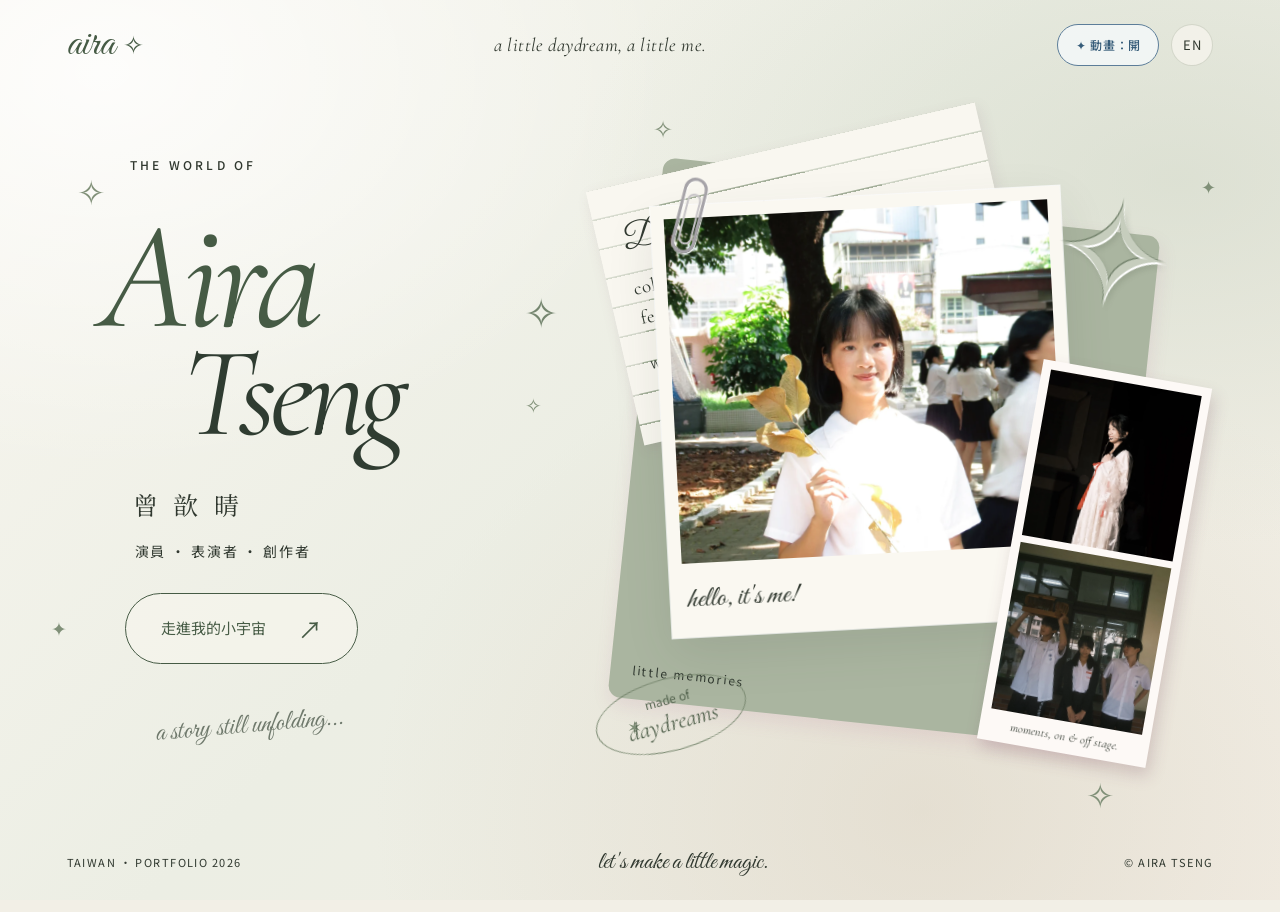
<file: index.html>
<!doctype html>
<html lang="zh-Hant">
<head>
  <meta charset="utf-8"><meta name="viewport" content="width=device-width, initial-scale=1">
  <meta name="description" content="曾歆晴 Aira Tseng — 演員、表演者、創作者。走進我的故事、影像與表演世界。">
  <meta name="theme-color" content="#edf3f8">
  <title>Aira Tseng 曾歆晴 · A little daydream</title>
  <link rel="icon" href="data:image/svg+xml,%3Csvg xmlns='http://www.w3.org/2000/svg' viewBox='0 0 32 32'%3E%3Crect width='32' height='32' rx='16' fill='%23edf3f8'/%3E%3Ctext x='16' y='24' font-size='27' text-anchor='middle' fill='%233b5872'%3E✧%3C/text%3E%3C/svg%3E">
  <link rel="preconnect" href="https://fonts.googleapis.com"><link rel="preconnect" href="https://fonts.gstatic.com" crossorigin>
  <link href="https://fonts.googleapis.com/css2?family=Cormorant+Garamond:ital,wght@0,400;0,500;1,400;1,500&family=Great+Vibes&family=Noto+Sans+TC:wght@400;500&family=Noto+Serif+TC:wght@400;500&display=swap" rel="stylesheet">
  <link rel="stylesheet" href="style.css?v=7"><script src="site.js?v=5" defer></script>
</head>
<body class="cover-page">
  <a class="skip" href="#main" data-zh="跳至內容" data-en="Skip to content">跳至內容</a>
  <div class="sky" aria-hidden="true"><span>✧</span><span>✦</span><span>✧</span><span>✶</span><span>✧</span><span>✦</span><span>✧</span><span>✧</span></div>
  <header class="site-header">
    <a class="wordmark" href="index.html" aria-label="Aira Tseng 首頁">aira<span>✧</span></a>
    <span class="header-note">a little daydream, a little me.</span>
    <div class="header-actions"><button class="motion-toggle" type="button" aria-pressed="false" aria-label="暫停動畫">✦ 動畫：開</button><button class="language-toggle" type="button" aria-label="Switch to English">EN</button></div>
  </header>
  <main id="main" class="cover">
    <div class="cover-type">
      <p class="eyebrow">THE WORLD OF</p>
      <h1><span class="first-name">Aira</span><span class="last-name">Tseng<span class="name-star" aria-hidden="true">✧</span></span></h1>
      <p class="chinese-name">曾 歆 晴</p>
      <p class="cover-role" data-zh="演員 · 表演者 · 創作者" data-en="Actress · Performer · Creator">演員 · 表演者 · 創作者</p>
      <a class="enter-link" href="portfolio.html"><span data-zh="走進我的小宇宙" data-en="Step into my world">走進我的小宇宙</span><span aria-hidden="true">↗</span></a>
      <p class="handwritten cover-whisper">a story still unfolding...</p>
    </div>
    <div class="cover-collage">
      <div class="scrap behind-note" aria-hidden="true"><span class="handwritten">Dear dreamer,</span><p>collecting stories,<br>feelings & little moments.</p><span>WITH LOVE, AIRA ♡</span></div>
      <div class="folder-back" aria-hidden="true"><span>little memories</span></div>
      <figure class="polaroid cover-portrait floaty"><span class="paperclip" aria-hidden="true"></span><div class="portrait-window"><img src="images/hero-web.webp" alt="曾歆晴在樹下，手持葉子的個人照片" width="900" height="1200" fetchpriority="high"></div><figcaption><span class="handwritten">hello, it's me!</span><span>♡</span></figcaption></figure>
      <figure class="filmstrip floaty" aria-label="舞台與電影中的 Aira"><img src="images/work1-web.webp" alt="Aira 在舞台劇《迴映》中的演出" width="600" height="400"><img src="images/work2-web.webp" alt="《風吹過的記憶》劇照" width="600" height="450"><figcaption>moments, on & off stage.</figcaption></figure>
      <span class="chrome-star floaty" aria-hidden="true">✧</span><span class="love-stamp" aria-hidden="true">made of<br><i>daydreams</i></span>
    </div>
  </main>
  <footer class="cover-footer"><span>TAIWAN · PORTFOLIO 2026</span><span class="handwritten">let's make a little magic.</span><span>© AIRA TSENG</span></footer>
</body>
</html>
</file>
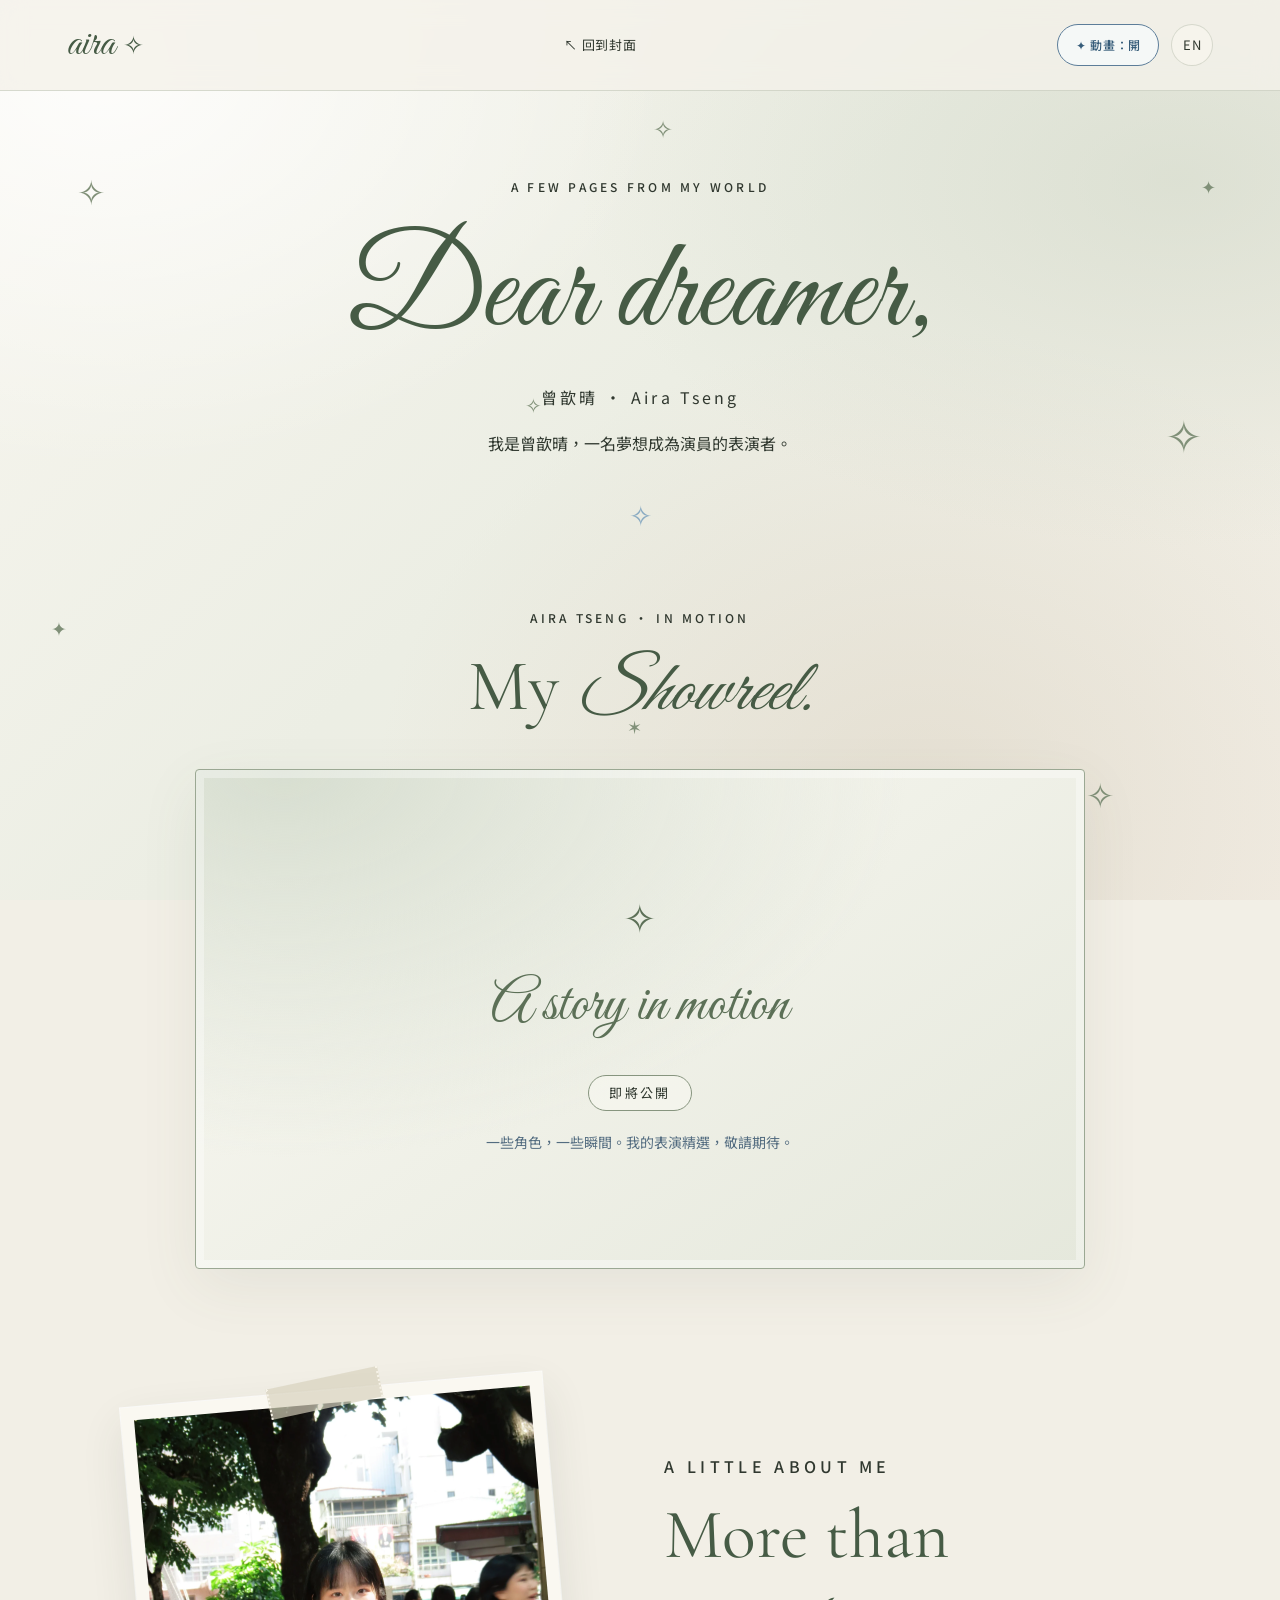
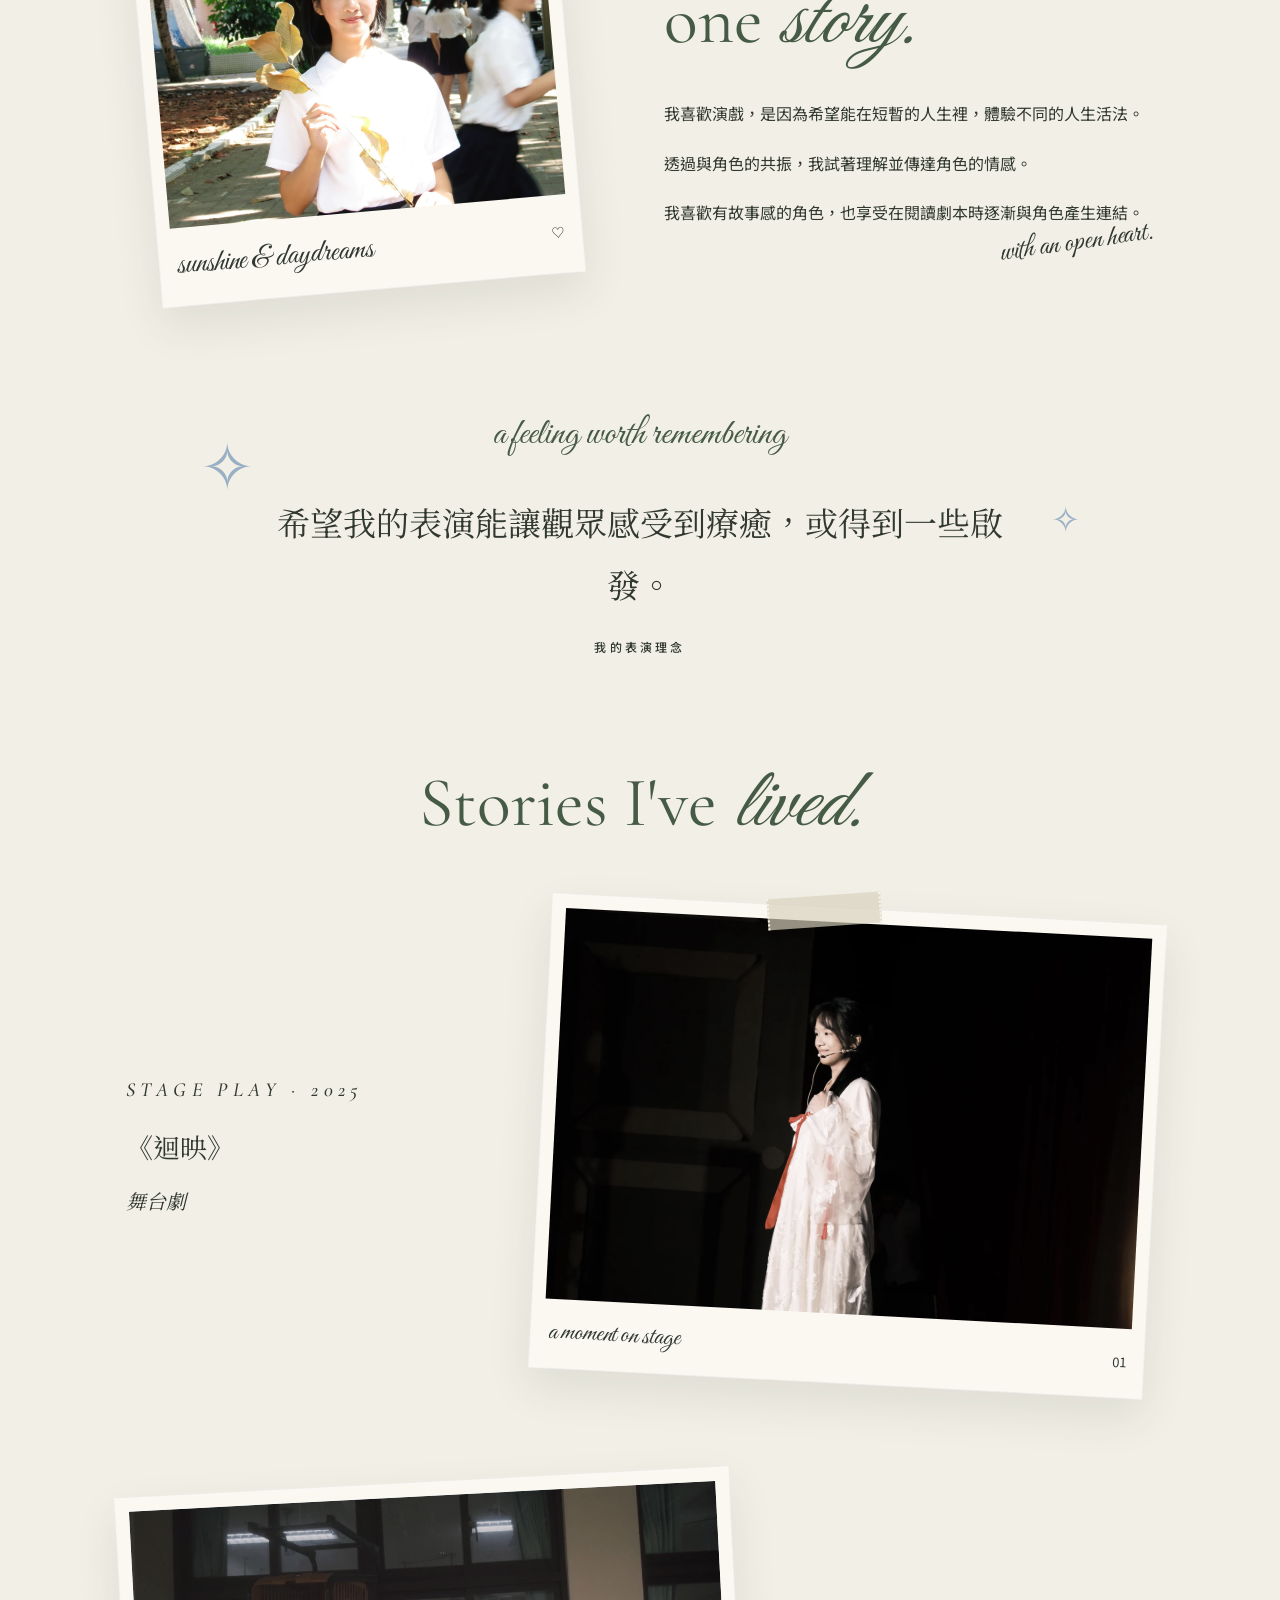
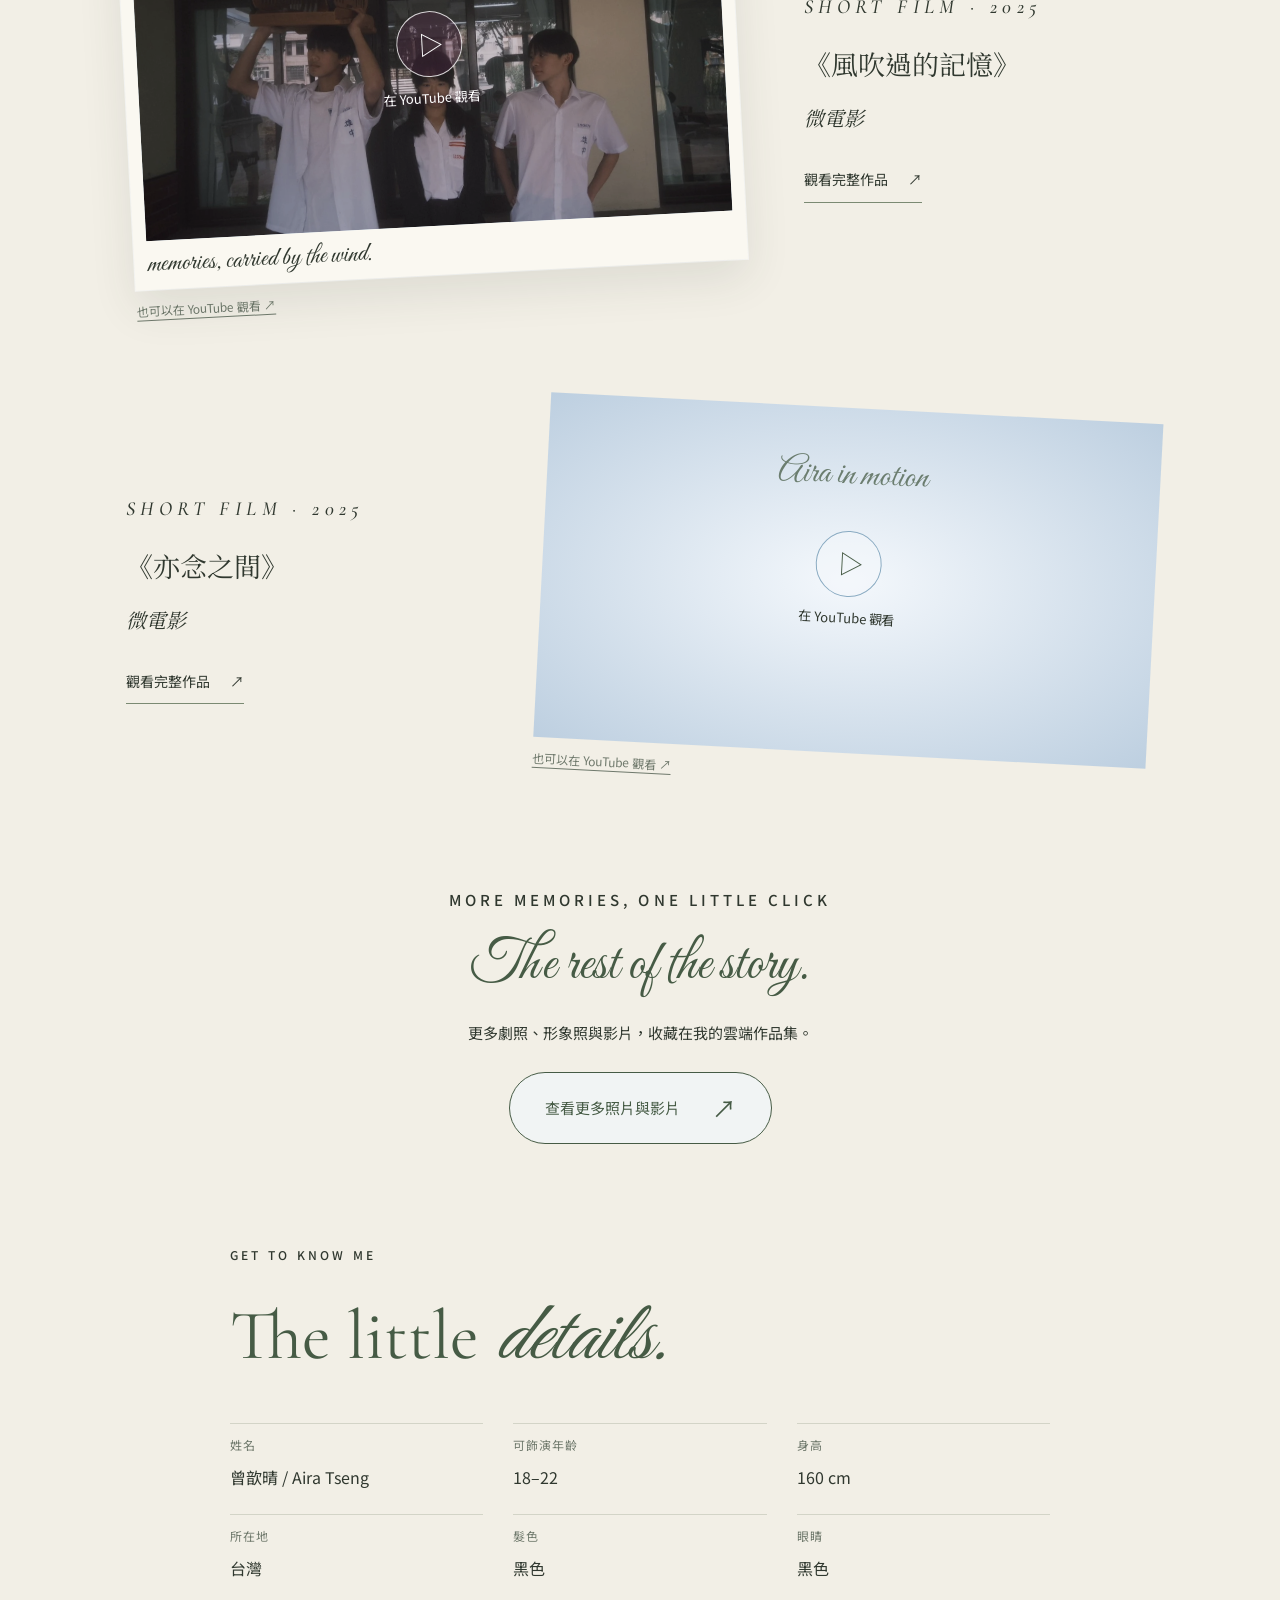
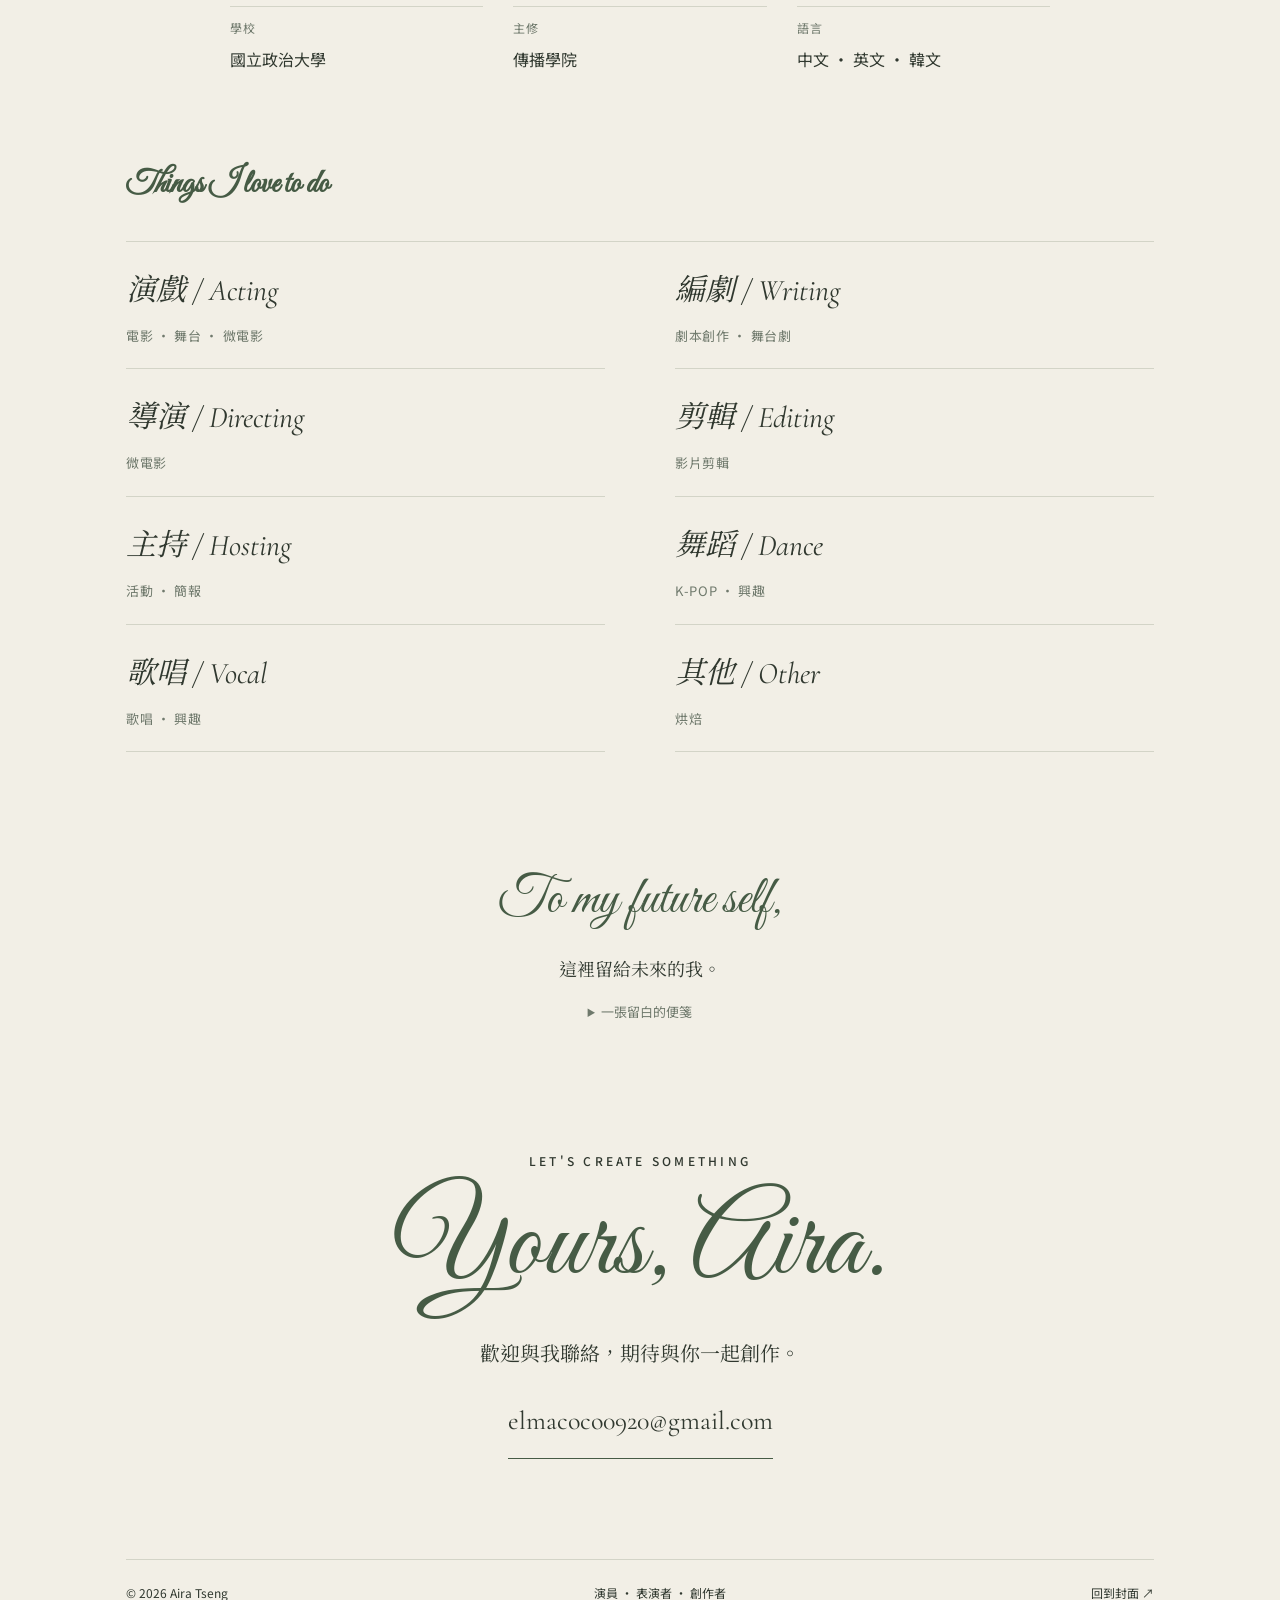
<file: portfolio.html>
<!doctype html>
<html lang="zh-Hant">
<head>
  <meta charset="utf-8"><meta name="viewport" content="width=device-width, initial-scale=1">
  <meta name="description" content="曾歆晴 Aira Tseng 的表演作品、劇照、形象照與故事。">
  <meta name="theme-color" content="#edf3f8"><title>Inside Aira's world · 曾歆晴作品集</title>
  <link rel="icon" href="data:image/svg+xml,%3Csvg xmlns='http://www.w3.org/2000/svg' viewBox='0 0 32 32'%3E%3Crect width='32' height='32' rx='16' fill='%23edf3f8'/%3E%3Ctext x='16' y='24' font-size='27' text-anchor='middle' fill='%233b5872'%3E✧%3C/text%3E%3C/svg%3E">
  <link rel="preconnect" href="https://fonts.googleapis.com"><link rel="preconnect" href="https://fonts.gstatic.com" crossorigin>
  <link href="https://fonts.googleapis.com/css2?family=Cormorant+Garamond:ital,wght@0,400;0,500;1,400;1,500&family=Great+Vibes&family=Noto+Sans+TC:wght@400;500&family=Noto+Serif+TC:wght@400;500&display=swap" rel="stylesheet">
  <link rel="stylesheet" href="style.css?v=7"><script src="site.js?v=5" defer></script>
</head>
<body class="story-page">
  <a class="skip" href="#main" data-zh="跳至內容" data-en="Skip to content">跳至內容</a>
  <div class="sky" aria-hidden="true"><span>✧</span><span>✦</span><span>✧</span><span>✶</span><span>✧</span><span>✦</span><span>✧</span><span>✧</span></div>
  <header class="site-header"><a class="wordmark" href="index.html" aria-label="Aira Tseng 首頁">aira<span>✧</span></a><a class="back-home" href="index.html" data-zh="↖ 回到封面" data-en="↖ Back to cover">↖ 回到封面</a><div class="header-actions"><button class="motion-toggle" type="button" aria-label="暫停動畫" aria-pressed="false">✦ 動畫：開</button><button class="language-toggle" type="button" aria-label="Switch to English">EN</button></div></header>
  <main class="story" id="main">
    <div class="story-intro"><p class="eyebrow">A FEW PAGES FROM MY WORLD</p><h1>Dear dreamer,</h1><p class="intro-name">曾歆晴 · Aira Tseng</p><p data-zh="我是曾歆晴，一名夢想成為演員的表演者。" data-en="I am Aira Tseng, a young performer who dreams of becoming an actress.">我是曾歆晴，一名夢想成為演員的表演者。</p><span class="small-star" aria-hidden="true">✧</span></div>
    <section class="showreel reveal" id="showreel" aria-labelledby="showreel-title">
      <p class="eyebrow">AIRA TSENG · IN MOTION</p>
      <h2 id="showreel-title">My <em>Showreel.</em></h2>
      <div class="showreel-screen">
        <span class="showreel-spark" aria-hidden="true">✧</span>
        <p class="showreel-script">A story in motion</p>
        <p class="showreel-status" data-zh="即將公開" data-en="Coming soon">即將公開</p>
        <p class="showreel-note" data-zh="一些角色，一些瞬間。我的表演精選，敬請期待。" data-en="A few characters, a few moments. My acting reel is on its way.">一些角色，一些瞬間。我的表演精選，敬請期待。</p>
      </div>
    </section>
    <div class="story-row reveal">
      <figure class="polaroid story-photo photo-tape floaty"><img src="images/hero-web.webp" alt="曾歆晴在樹下，手持葉子的個人照片" width="975" height="1300"><figcaption><span class="handwritten">sunshine & daydreams</span><span>♡</span></figcaption></figure>
      <div class="story-copy"><p class="eyebrow">A LITTLE ABOUT ME</p><h2>More than<br>one <em>story.</em></h2><p data-zh="我喜歡演戲，是因為希望能在短暫的人生裡，體驗不同的人生活法。" data-en="I love acting because it allows me to experience different ways of living within one lifetime.">我喜歡演戲，是因為希望能在短暫的人生裡，體驗不同的人生活法。</p><p data-zh="透過與角色的共振，我試著理解並傳達角色的情感。" data-en="By connecting with a character, I try to understand and communicate their emotions.">透過與角色的共振，我試著理解並傳達角色的情感。</p><p data-zh="我喜歡有故事感的角色，也享受在閱讀劇本時逐漸與角色產生連結。" data-en="I am drawn to characters with a strong sense of story. While reading a script, I enjoy discovering the small details that gradually build a connection between myself and the character.">我喜歡有故事感的角色，也享受在閱讀劇本時逐漸與角色產生連結。</p><span class="handwritten margin-note" aria-hidden="true">with an open heart.</span></div>
    </div>
    <div class="story-quote reveal"><span class="handwritten">a feeling worth remembering</span><blockquote data-zh="希望我的表演能讓觀眾感受到療癒，或得到一些啟發。" data-en="Through acting, I hope to create moments that bring audiences comfort, inspiration, or a new way of seeing the world.">希望我的表演能讓觀眾感受到療癒，或得到一些啟發。</blockquote><p class="eyebrow" data-zh="我的表演理念" data-en="MY ACTING PHILOSOPHY">我的表演理念</p></div>
    <h2 class="flow-heading reveal">Stories I've <em>lived.</em></h2>
    <div class="work-row reveal">
      <figure class="polaroid work-visual photo-tape"><img src="images/work1-web.webp" alt="《迴映》舞台劇劇照，Aira 穿著白色戲服演出" width="1600" height="1067" loading="lazy"><figcaption><span class="photo-caption">a moment on stage</span><span>01</span></figcaption></figure>
      <div class="work-copy"><p class="eyebrow">STAGE PLAY · 2025</p><h3>《迴映》</h3><p data-zh="舞台劇" data-en="Stage performance">舞台劇</p></div>
    </div>
    <div class="work-row reveal">
      <div class="work-visual"><div class="polaroid"><div class="video-frame"><img src="images/work2-web.webp" alt="《風吹過的記憶》電影劇照" width="1477" height="1108" loading="lazy"><a class="play-button" href="https://www.youtube.com/watch?v=qkzKnTU5A84" target="_blank" rel="noopener noreferrer" aria-label="在 YouTube 觀看《風吹過的記憶》"><span aria-hidden="true">▷</span><span class="play-label" data-zh="在 YouTube 觀看" data-en="Watch on YouTube">在 YouTube 觀看</span></a></div><div class="photo-caption">memories, carried by the wind.</div></div><p class="video-footnote"><a href="https://www.youtube.com/watch?v=qkzKnTU5A84" target="_blank" rel="noopener noreferrer" data-zh="也可以在 YouTube 觀看 ↗" data-en="Watch on YouTube ↗">也可以在 YouTube 觀看 ↗</a></p></div>
      <div class="work-copy"><p class="eyebrow">SHORT FILM · 2025</p><h3>《風吹過的記憶》</h3><p data-zh="微電影" data-en="Short film">微電影</p><a class="text-link" href="https://www.youtube.com/watch?v=qkzKnTU5A84" target="_blank" rel="noopener noreferrer"><span data-zh="觀看完整作品" data-en="Watch the full film">觀看完整作品</span><span aria-hidden="true">↗</span></a></div>
    </div>
    <div class="work-row reveal">
      <div class="work-visual"><div class="video-frame no-poster"><a class="play-button" href="https://www.youtube.com/watch?v=nhxou2wKA70" target="_blank" rel="noopener noreferrer" aria-label="在 YouTube 觀看《亦念之間》"><span aria-hidden="true">▷</span><span class="play-label" data-zh="在 YouTube 觀看" data-en="Watch on YouTube">在 YouTube 觀看</span></a></div><p class="video-footnote"><a href="https://www.youtube.com/watch?v=nhxou2wKA70" target="_blank" rel="noopener noreferrer" data-zh="也可以在 YouTube 觀看 ↗" data-en="Watch on YouTube ↗">也可以在 YouTube 觀看 ↗</a></p></div>
      <div class="work-copy"><p class="eyebrow">SHORT FILM · 2025</p><h3>《亦念之間》</h3><p data-zh="微電影" data-en="Short film">微電影</p><a class="text-link" href="https://www.youtube.com/watch?v=nhxou2wKA70" target="_blank" rel="noopener noreferrer"><span data-zh="觀看完整作品" data-en="Watch the full film">觀看完整作品</span><span aria-hidden="true">↗</span></a></div>
    </div>
    <div class="cloud-intro cloud-archive reveal"><p class="eyebrow">MORE MEMORIES, ONE LITTLE CLICK</p><h2 class="handwritten">The rest of the story.</h2><p data-zh="更多劇照、形象照與影片，收藏在我的雲端作品集。" data-en="More stage photos, portraits and films, collected in my portfolio archive.">更多劇照、形象照與影片，收藏在我的雲端作品集。</p><a class="enter-link" href="https://drive.google.com/drive/folders/1clIkVFsG1lZbngKLURyBcc0VFT5H1B66?usp=sharing" target="_blank" rel="noopener noreferrer"><span data-zh="查看更多照片與影片" data-en="Explore photos & films">查看更多照片與影片</span><span aria-hidden="true">↗</span></a></div>
    <div class="profile-flow profile-text-only reveal">
      <div><p class="eyebrow">GET TO KNOW ME</p><h2 class="flow-heading" style="text-align:left;margin-bottom:20px">The little <em>details.</em></h2><dl class="profile-list">
        <div><dt data-zh="姓名" data-en="Name">姓名</dt><dd>曾歆晴 / Aira Tseng</dd></div>
        <div><dt data-zh="可飾演年齡" data-en="Playing age">可飾演年齡</dt><dd>18–22</dd></div>
        <div><dt data-zh="身高" data-en="Height">身高</dt><dd>160 cm</dd></div>
        <div><dt data-zh="所在地" data-en="Based in">所在地</dt><dd data-zh="台灣" data-en="Taiwan">台灣</dd></div>
        <div><dt data-zh="髮色" data-en="Hair">髮色</dt><dd data-zh="黑色" data-en="Black">黑色</dd></div>
        <div><dt data-zh="眼睛" data-en="Eyes">眼睛</dt><dd data-zh="黑色" data-en="Black">黑色</dd></div>
        <div><dt data-zh="學校" data-en="Education">學校</dt><dd data-zh="國立政治大學" data-en="National Chengchi University">國立政治大學</dd></div>
        <div><dt data-zh="主修" data-en="Major">主修</dt><dd data-zh="傳播學院" data-en="College of Communication">傳播學院</dd></div>
        <div><dt data-zh="語言" data-en="Languages">語言</dt><dd data-zh="中文 · 英文 · 韓文" data-en="Mandarin · English · Korean">中文 · 英文 · 韓文</dd></div>
      </dl></div>

    </div>
    <div class="reveal"><h2 class="skills-intro">Things I love to do</h2><div class="skills-list">
      <div><h3 data-zh="演戲 / Acting" data-en="Acting">演戲 / Acting</h3><p data-zh="電影 · 舞台 · 微電影" data-en="Film · Stage · Micro film">電影 · 舞台 · 微電影</p></div>
      <div><h3 data-zh="編劇 / Writing" data-en="Writing">編劇 / Writing</h3><p data-zh="劇本創作 · 舞台劇" data-en="Screenwriting · Stage play">劇本創作 · 舞台劇</p></div>
      <div><h3 data-zh="導演 / Directing" data-en="Directing">導演 / Directing</h3><p data-zh="微電影" data-en="Micro film">微電影</p></div>
      <div><h3 data-zh="剪輯 / Editing" data-en="Editing">剪輯 / Editing</h3><p data-zh="影片剪輯" data-en="Video editing">影片剪輯</p></div>
      <div><h3 data-zh="主持 / Hosting" data-en="Hosting">主持 / Hosting</h3><p data-zh="活動 · 簡報" data-en="Events · Presentations">活動 · 簡報</p></div>
      <div><h3 data-zh="舞蹈 / Dance" data-en="Dance">舞蹈 / Dance</h3><p data-zh="K-POP · 興趣" data-en="K-pop · Hobby">K-POP · 興趣</p></div>
      <div><h3 data-zh="歌唱 / Vocal" data-en="Vocal">歌唱 / Vocal</h3><p data-zh="歌唱 · 興趣" data-en="Singing · Hobby">歌唱 · 興趣</p></div>
      <div><h3 data-zh="其他 / Other" data-en="Other">其他 / Other</h3><p data-zh="烘焙" data-en="Baking">烘焙</p></div>
    </div></div>
    <div class="future-note reveal"><h2>To my future self,</h2><p data-zh="這裡留給未來的我。" data-en="A story still waiting to be written.">這裡留給未來的我。</p><details><summary data-zh="一張留白的便箋" data-en="A little note for later">一張留白的便箋</summary><p data-zh="未來會放上屬於 Aira 自己的座右銘。" data-en="A personal motto will be added here.">未來會放上屬於 Aira 自己的座右銘。</p></details></div>
    <div class="contact-flow reveal"><p class="eyebrow">LET'S CREATE SOMETHING</p><h2>Yours, Aira.</h2><p class="contact-subtitle" data-zh="歡迎與我聯絡，期待與你一起創作。" data-en="Let's work together. Looking forward to creating with you.">歡迎與我聯絡，期待與你一起創作。</p><a class="email" href="mailto:elmacoco0920@gmail.com">elmacoco0920@gmail.com</a></div>
    <footer class="story-footer"><span>© 2026 Aira Tseng</span><span data-zh="演員 · 表演者 · 創作者" data-en="Actress · Performer · Creator">演員 · 表演者 · 創作者</span><a href="index.html" data-zh="回到封面 ↗" data-en="Back to cover ↗">回到封面 ↗</a></footer>
  </main>
</body></html>
</file>
<file: style.css>
@charset "UTF-8";
:root{--pink:#edf3f8;--ink:#334b60;--berry:#365c79;--muted:#536c80;--line:#829fb650;--paper:#fbfcff;--script:'Great Vibes','Snell Roundhand',cursive;--serif:'Cormorant Garamond','Noto Serif TC',serif;--body:'Noto Sans TC',sans-serif}
*{box-sizing:border-box}html{scroll-behavior:smooth;scroll-padding-top:90px}body{margin:0;color:var(--ink);font-family:var(--body);font-size:16px;line-height:1.9;background-color:var(--pink);background-image:radial-gradient(ellipse at 15% 10%,#fff5f7b0,transparent 42%),radial-gradient(ellipse at 90% 70%,#e8afd060,transparent 45%);background-attachment:fixed;overflow-x:clip}body::before{content:'';position:fixed;inset:0;z-index:20;pointer-events:none;opacity:.14;background-image:url("data:image/svg+xml,%3Csvg xmlns='http://www.w3.org/2000/svg' width='180' height='180'%3E%3Cfilter id='n'%3E%3CfeTurbulence type='fractalNoise' baseFrequency='.82' numOctaves='3' stitchTiles='stitch'/%3E%3C/filter%3E%3Cpath fill='%23996f80' opacity='.3' filter='url(%23n)' d='M0 0h180v180H0z'/%3E%3C/svg%3E")}
a{color:inherit;text-decoration:none}button{font:inherit;color:inherit}button,a{-webkit-tap-highlight-color:transparent}button{cursor:pointer}a:focus-visible,button:focus-visible,summary:focus-visible{outline:2px solid var(--berry);outline-offset:7px}img{display:block;max-width:100%;object-fit:cover}figure,p,h1,h2,h3{margin:0}p+p{margin-top:1em}button{border:0;background:none}.skip{position:fixed;left:15px;top:-100px;z-index:100;background:white;padding:10px}.skip:focus{top:10px}.site-header{position:relative;z-index:25;display:flex;align-items:center;justify-content:space-between;padding:24px 5.2%;gap:20px}.wordmark{font-family:var(--script);font-size:42px;line-height:1;color:var(--berry)}.wordmark span{font-family:var(--serif);font-size:25px;margin-left:8px}.header-note{font-family:var(--serif);font-style:italic;font-size:19px;letter-spacing:.025em}.header-actions{display:flex;gap:12px;align-items:center}.header-actions button{min-width:42px;min-height:42px;font-size:13px;letter-spacing:.06em;border:1px solid var(--line);border-radius:50%;background:#fff5f630}.motion-toggle{font-weight:500}.handwritten{font-family:var(--script);font-size:34px;font-weight:400}.eyebrow{font-size:12px;letter-spacing:.27em;font-weight:500}.sky{position:absolute;inset:0 0 auto;height:100svh;overflow:hidden;pointer-events:none;z-index:0}.sky span{position:absolute;color:#87a3bc;animation:twinkle 5s ease-in-out infinite;font-family:Georgia,serif;font-size:34px}.sky span:nth-child(1){top:18%;left:6%}.sky span:nth-child(2){top:68%;left:4%;font-size:19px;animation-delay:-2s}.sky span:nth-child(3){top:12%;left:51%;font-size:24px}.sky span:nth-child(4){top:79%;left:49%;font-size:18px;animation-delay:-4s}.sky span:nth-child(5){top:44%;right:6%;font-size:45px}.sky span:nth-child(6){top:19%;right:5%;font-size:18px}.sky span:nth-child(7){top:85%;right:13%}.sky span:nth-child(8){top:43%;left:41%;font-size:20px;animation-delay:-1s}.cover{min-height:calc(100svh - 166px);max-width:1360px;margin:auto;display:grid;grid-template-columns:1fr 1fr;align-items:center;padding:28px 6% 45px;gap:40px;position:relative}.cover-type{position:relative;z-index:4;padding-left:28px}.cover-type>.eyebrow{margin-left:25px;margin-bottom:18px}.cover h1{font-weight:400;line-height:.8;color:var(--berry);position:relative;margin-left:-6px;padding-top:22px}.first-name{font-family:var(--script);font-size:clamp(125px,15.4vw,218px);display:block;font-weight:400;letter-spacing:-.025em;position:relative;z-index:2}.last-name{font-family:var(--serif);font-style:italic;font-size:clamp(100px,12.4vw,180px);display:block;letter-spacing:-.055em;margin:4px 0 0 53px;position:relative;color:#425f78}.name-star{font-family:Georgia,serif;font-style:normal;font-size:.32em;position:absolute;top:-45px;right:0;color:#7390ae;animation:twinkle 4s infinite}.chinese-name{margin:35px 0 10px 28px;font-family:'Noto Serif TC',serif;font-size:25px;letter-spacing:.19em}.cover-role{margin:0 0 28px 30px;font-size:14px;letter-spacing:.12em}.enter-link{display:inline-flex;align-items:center;gap:32px;border:1px solid var(--berry);border-radius:50%;min-height:63px;padding:12px 35px;margin-left:20px;color:var(--berry);font-size:15px;transition:background .25s,transform .25s;box-shadow:3px 5px 0 #90a8bc27}.enter-link>span:last-child{font-size:24px}.enter-link:hover{background:#ffffff;transform:translateY(-4px) rotate(-2deg)}.cover-whisper{margin:26px 0 0 50px;transform:rotate(-5deg);font-size:28px;color:var(--muted)}.cover-collage{position:relative;isolation:isolate;width:100%;height:610px;max-width:570px;margin:auto}.polaroid{background:var(--paper);padding:13px 13px 0;box-shadow:4px 13px 24px #84526826,0 0 0 1px #ffffffaa;position:relative}.polaroid figcaption{display:flex;justify-content:space-between;align-items:center;padding:9px 4px 10px;font-size:13px}.cover-portrait{position:absolute;width:68%;left:12%;top:74px;transform:rotate(-7deg);--angle:-7deg;z-index:3}.portrait-window{height:345px;overflow:hidden}.portrait-window img{width:100%;height:100%;object-position:50% 60%;transform:scale(1.15)}.cover-portrait figcaption .handwritten{font-size:29px}.paperclip{position:absolute;left:27px;top:-28px;width:24px;height:77px;border:3px solid #a6a3a8;border-radius:15px;transform:rotate(17deg);z-index:3;box-shadow:inset 1px 0 1px white,1px 1px 1px #fff}.paperclip:after{content:'';position:absolute;left:3px;top:13px;width:10px;height:48px;border:2px solid #c6c3c6;border-radius:8px}.scrap{background:#fff9f5;box-shadow:2px 5px 14px #875b7720;padding:25px}.behind-note{position:absolute;top:0;left:1%;width:70%;height:260px;transform:rotate(-13deg);z-index:1;background:repeating-linear-gradient(#fffaf8 0 28px,#d4b8c65c 29px 30px);font-family:var(--serif)}.behind-note p{font-size:19px;line-height:1.6}.behind-note>span:last-child{display:block;margin-top:22px;font-family:var(--body);font-size:11px;letter-spacing:.1em}.folder-back{position:absolute;inset:65px 7% 30px 5%;transform:rotate(6deg);border-radius:5px 12px 12px;background:#c3d5e5;box-shadow:2px 8px 18px #ae628c22}.folder-back:before{content:'';position:absolute;top:-27px;left:0;width:45%;height:30px;background:#c3d5e5;border-radius:12px 18px 0 0}.folder-back span{position:absolute;bottom:17px;left:22px;font-size:12px;letter-spacing:.15em}.filmstrip{position:absolute;right:-1%;top:227px;width:30%;padding:9px;background:#fdf9f6;transform:rotate(10deg);--angle:10deg;z-index:5;box-shadow:4px 8px 15px #6e425637}.filmstrip img{width:100%;aspect-ratio:1/1.1;object-position:43% 45%;margin-bottom:7px}.filmstrip figcaption{font-family:var(--serif);font-style:italic;font-size:12px;text-align:center;line-height:1.4}.chrome-star{position:absolute;right:0;top:40px;font:145px/1 Georgia,serif;color:#c9bac4;text-shadow:1px 2px 0 white,-1px -1px 0 #796976,4px 5px 5px #8e537b3b;transform:rotate(12deg);--angle:12deg;z-index:5}.love-stamp{position:absolute;bottom:3px;left:-10px;border:1px solid #8197af;border-radius:50%;padding:12px 30px;text-align:center;font-size:12px;line-height:1.3;transform:rotate(-15deg);z-index:6;color:var(--berry)}.love-stamp i{font-family:var(--serif);font-size:24px}.cover-footer{max-width:1400px;margin:auto;padding:15px 5.2% 25px;display:flex;justify-content:space-between;align-items:center;gap:20px;font-size:11px;letter-spacing:.13em}.cover-footer .handwritten{font-size:25px;letter-spacing:0}.floaty{animation:float 7s ease-in-out infinite}.filmstrip{animation-delay:-3.2s}.chrome-star{animation-delay:-1s}@keyframes float{0%,100%{transform:translateY(0) rotate(var(--angle,0deg))}50%{transform:translateY(-10px) rotate(calc(var(--angle,0deg) + 2deg))}}@keyframes twinkle{0%,100%{opacity:.45;transform:scale(.9) rotate(0)}50%{opacity:.9;transform:scale(1.1) rotate(12deg)}}
/* One continuous canvas: no separate section backgrounds or boxed content. */
.story-page .site-header{position:sticky;top:0;background:#edf3f8e8;backdrop-filter:blur(12px)}.back-home{font-size:13px;letter-spacing:.06em}.story{max-width:1120px;margin:0 auto;padding:55px 46px 0;position:relative}.story-intro{text-align:center;max-width:750px;margin:auto;padding:30px 0 65px}.story-intro h1{font-family:var(--script);font-size:clamp(78px,10vw,132px);font-weight:400;line-height:1.35;color:var(--berry);margin-top:10px}.story-intro .intro-name{font-size:16px;letter-spacing:.19em}.story-intro p:last-child{font-family:'Noto Serif TC',serif;margin:24px auto 0;max-width:480px;font-size:17px;line-height:2}.small-star{display:block;margin:30px auto 0;color:#8aabc2;font-size:28px}.story-row{display:grid;grid-template-columns:1fr 1.08fr;gap:85px;align-items:center;margin:20px 0 100px;position:relative}.story-row.reverse{grid-template-columns:1.08fr 1fr}.story-copy{position:relative;z-index:1}.story-copy h2,.flow-heading{font-family:var(--serif);font-weight:400;font-size:clamp(42px,5.5vw,70px);line-height:1.15;color:var(--berry);margin:12px 0 25px}.story-copy h2 em,.flow-heading em{font-family:var(--script);font-weight:400;font-size:1.2em}.story-copy p{font-size:16px;line-height:2.1}.story-photo{transform:rotate(-5deg);--angle:-5deg;margin:10px 15px}.story-photo img{width:100%;height:410px;object-position:center}.story-photo figcaption .handwritten{font-size:31px}.photo-tape:before{content:'';position:absolute;z-index:2;top:-13px;left:35%;height:31px;width:110px;background:#f7e7bea3;transform:rotate(-7deg);border-left:2px dotted #fff7e2;border-right:2px dotted #fff7e2}.margin-note{position:absolute;bottom:-40px;right:0;transform:rotate(-8deg);font-size:29px}.story-quote{position:relative;margin:80px auto 100px;max-width:750px;text-align:center}.story-quote:before,.story-quote:after{position:absolute;content:'✧';font:65px Georgia;color:#98afc4;top:30px;animation:twinkle 6s infinite}.story-quote:before{left:-65px}.story-quote:after{right:-65px;font-size:35px;top:100px}.story-quote blockquote{font-family:'Noto Serif TC',serif;font-size:clamp(23px,3vw,33px);font-weight:400;line-height:1.9;margin:20px 0}.story-quote .handwritten{color:var(--berry);font-size:37px}.flow-heading{text-align:center;margin:25px 0 55px}.work-row{display:grid;grid-template-columns:1.4fr .8fr;gap:65px;align-items:center;margin-bottom:100px}.work-row:nth-of-type(even){grid-template-columns:.8fr 1.4fr}.work-row:nth-of-type(even) .work-visual{order:2}.work-visual{transform:rotate(-3deg);position:relative}.work-row:nth-of-type(even) .work-visual{transform:rotate(3deg)}.work-visual img{width:100%;aspect-ratio:3/2;object-fit:cover}.work-copy h3{font-family:'Noto Serif TC',serif;font-size:27px;font-weight:400;margin:12px 0}.work-copy p{font-family:var(--serif);font-size:20px;font-style:italic}.text-link{display:inline-flex;gap:20px;align-items:center;font-size:14px;padding:9px 0;border-bottom:1px solid #7c96ae;margin-top:18px;transition:color .2s}.text-link:hover{color:#2e5a80}.photo-caption{font-family:var(--script);font-size:26px}.video-frame{width:100%;aspect-ratio:16/9;background:#dce8f1;position:relative;overflow:hidden}.video-frame>img{width:100%;height:100%;object-fit:cover}.video-frame iframe{width:100%;height:100%;border:0;display:block}.play-button{position:absolute;inset:0;width:100%;display:grid;place-content:center;color:white;background:#301b3333;transition:background .2s}.play-button:hover{background:#301b3355}.play-button>span:first-child{display:grid;place-items:center;width:66px;height:66px;border:1px solid #ffffffc9;border-radius:50%;background:#542c4a55;font-size:25px;padding-left:3px;margin:auto}.play-label{font-size:13px;margin-top:9px;text-shadow:0 1px 5px #341d2d}.video-frame.no-poster{background:radial-gradient(ellipse at center,#f4f8fc,#bdcfe0);color:var(--berry)}.no-poster .play-button{background:transparent;color:var(--berry)}.no-poster .play-button>span:first-child{border-color:#8aabc2;background:#f4f8fc8a}.no-poster .play-label{color:var(--ink);text-shadow:none}.video-frame.no-poster:before{content:'Aira in motion';position:absolute;top:10%;left:0;right:0;text-align:center;font-family:var(--script);font-size:35px;opacity:.75}.video-footnote{font-size:12px;color:var(--muted);margin-top:10px}.video-footnote a{text-decoration:underline;text-underline-offset:4px}.cloud-intro{text-align:center;margin:40px auto 45px;max-width:540px}.cloud-intro .handwritten{font-size:55px;color:var(--berry)}.cloud-intro p{font-size:15px}.reel-list{display:grid;grid-template-columns:repeat(3,1fr);gap:25px;margin:40px 0 110px}.reel{transform:rotate(-2deg)}.reel:nth-child(2){transform:rotate(3deg);margin-top:25px}.reel:nth-child(3){transform:rotate(-1deg)}.reel .video-frame{aspect-ratio:3/4}.reel>h3{font-size:15px;font-weight:400;margin-top:13px}.reel .video-frame.no-poster:before{font-size:28px;top:19%}.reel .play-button{padding-top:30px}.profile-flow{display:grid;grid-template-columns:1.2fr .8fr;gap:70px;align-items:start;margin:30px 0 100px}.profile-list{display:grid;grid-template-columns:1fr 1fr;gap:22px 30px;margin-top:35px}.profile-list div{padding-top:10px;border-top:1px solid var(--line)}.profile-list dt{font-size:12px;letter-spacing:.08em;color:var(--muted)}.profile-list dd{margin:5px 0 0;font-size:16px}.profile-side{padding-top:65px}.profile-side .polaroid{transform:rotate(6deg);--angle:6deg}.profile-side img{aspect-ratio:3/4;width:100%;height:auto}.skills-intro{font-size:32px;margin-bottom:20px;font-family:var(--script);color:var(--berry)}.skills-list{display:grid;grid-template-columns:repeat(4,1fr);gap:25px 30px;margin:25px 0 100px}.skills-list div{border-top:1px solid var(--line);padding-top:16px}.skills-list h3{font-weight:400;font-family:var(--serif);font-size:25px}.skills-list p{font-size:13px;line-height:1.9;margin-top:5px;color:var(--muted)}.gallery{display:grid;grid-template-columns:repeat(3,1fr);align-items:start;gap:60px 35px;margin:50px 0 100px}.gallery .polaroid{transform:rotate(-3deg);transition:transform .3s}.gallery .polaroid:nth-child(3n+2){transform:rotate(3deg);margin-top:70px}.gallery .polaroid:nth-child(3n){transform:rotate(-1deg);margin-top:20px}.gallery a:hover{transform:translateY(-8px) rotate(0deg);z-index:2}.gallery img{width:100%;height:auto;aspect-ratio:3/4;object-fit:cover}.gallery figcaption{font-family:var(--serif);font-style:italic;font-size:15px}.gallery .photo-number{font-family:var(--body);font-size:11px;letter-spacing:.1em}.future-note{text-align:center;margin:0 auto 80px;max-width:650px}.future-note h2{font-family:var(--script);font-size:52px;font-weight:400;color:var(--berry)}.future-note p{font-family:'Noto Serif TC',serif;font-size:18px}.future-note details{margin:15px auto;color:var(--muted);font-size:13px}.contact-flow{text-align:center;padding:45px 0 100px}.contact-flow h2{font-family:var(--script);font-size:clamp(64px,9vw,115px);font-weight:400;line-height:1.3;color:var(--berry)}.contact-flow .contact-subtitle{font-family:'Noto Serif TC',serif;font-size:20px;margin:12px 0}.email{display:inline-block;border-bottom:1px solid var(--berry);padding:12px 0;font-family:var(--serif);font-size:26px;overflow-wrap:anywhere}.story-footer{display:flex;justify-content:space-between;border-top:1px solid var(--line);padding:22px 0 30px;font-size:12px;gap:20px}.reveal{transition:opacity .8s ease,translate .8s ease}.js-motion .reveal:not(.is-visible){opacity:0;translate:0 24px}.reveal.is-visible{opacity:1;translate:0}.motion-paused *,.motion-paused *:before,.motion-paused *:after{animation-play-state:paused!important}.motion-paused .reveal{opacity:1!important;translate:0!important;transition:none}.motion-paused{scroll-behavior:auto}.lightbox{max-width:min(1000px,92vw);max-height:92svh;border:1px solid #b8ccdd;background:#f4f8fc;padding:18px;box-shadow:0 20px 90px #62354d55;color:var(--ink)}.lightbox::backdrop{background:#482a40b8;backdrop-filter:blur(6px)}.lightbox img{max-height:76svh;max-width:100%;width:auto;height:auto;object-fit:contain;margin:auto}.lightbox header{display:flex;justify-content:space-between;align-items:center;gap:25px;padding-bottom:12px;font-size:14px}.lightbox button{font-size:25px;min-width:40px;min-height:40px}.lightbox a{font-size:12px;text-decoration:underline}.lightbox footer{display:flex;justify-content:space-between;padding-top:10px;gap:20px}.lightbox nav{display:flex;gap:15px}
@media(min-width:1450px){.cover{gap:70px}.cover-collage{height:640px}.portrait-window{height:385px}}
@media(max-width:1000px){.cover{gap:10px;padding:30px 4% 45px}.cover-type{padding-left:5px}.cover-collage{height:520px}.portrait-window{height:295px}.cover-portrait{left:7%;width:73%}.filmstrip{top:240px}.chrome-star{font-size:105px;top:35px}.cover-role{letter-spacing:.05em}.story{padding:30px 35px 0}.story-row{gap:45px}.work-row{gap:35px}.profile-flow{gap:40px}.gallery{gap:45px 25px}}
@media(max-width:700px){.site-header{padding:17px 6%;gap:10px}.wordmark{font-size:35px}.header-note{font-size:14px;max-width:140px;text-align:center;line-height:1.5}.header-actions{gap:6px}.header-actions button{min-width:36px;min-height:36px;font-size:12px}.cover{display:flex;flex-direction:column;gap:0;padding:12px 6% 25px;min-height:auto}.cover-type{width:100%;text-align:center;padding:0;z-index:5}.cover-type>.eyebrow{font-size:10px;margin:10px 0 8px}.cover h1{padding:15px 0 0;margin:0 auto;width:300px;text-align:left}.first-name{font-size:137px;margin-left:14px}.last-name{font-size:107px;margin:0 0 0 58px}.name-star{font-size:36px;right:0;top:-25px}.chinese-name{margin:23px 0 6px;font-size:20px}.cover-role{font-size:12px;margin:0 0 20px}.enter-link{min-height:54px;margin:0;padding:8px 28px;font-size:14px;gap:26px}.cover-whisper{display:none}.cover-collage{height:415px;width:min(360px,100%);margin:34px auto 10px}.cover-portrait{top:52px;left:12%;width:65%}.portrait-window{height:235px}.polaroid{padding:9px 9px 0}.cover-portrait figcaption .handwritten{font-size:24px}.behind-note{height:160px;width:66%;top:4px;left:8%;padding:14px}.behind-note .handwritten{font-size:25px}.behind-note p{font-size:14px;line-height:1.5}.behind-note>span:last-child{display:none}.folder-back{inset:48px 9% 20px 7%}.folder-back span{font-size:10px;bottom:13px}.filmstrip{width:29%;top:174px;right:1%;padding:6px}.filmstrip figcaption{font-size:10px}.chrome-star{font-size:91px;right:2%;top:11px}.love-stamp{font-size:10px;bottom:0;left:0;padding:7px 22px}.love-stamp i{font-size:21px}.cover-footer{padding:20px 6%;font-size:9px;gap:10px}.cover-footer .handwritten{display:none}.sky span:nth-child(1){left:6%;top:28%}.sky span:nth-child(3){left:85%;top:38%}.back-home{font-size:12px}.story{padding:20px 24px 0}.story-intro{padding:10px 0 45px}.story-intro h1{font-size:77px;margin:15px 0 0}.story-intro .intro-name{font-size:14px}.story-intro p:last-child{font-size:16px}.story-row,.story-row.reverse{grid-template-columns:1fr;gap:65px;margin-bottom:70px}.story-photo{width:75%;max-width:340px;margin:0 auto}.story-photo img{height:auto;aspect-ratio:3/4}.story-copy h2{font-size:52px}.story-copy p{font-size:16px}.story-quote{margin:50px 20px 65px}.story-quote:before{left:-22px;top:-22px;font-size:35px}.story-quote:after{right:-15px;top:auto;bottom:-25px;font-size:25px}.story-quote blockquote{font-size:23px;line-height:2}.story-quote .handwritten{font-size:29px}.flow-heading{font-size:48px;margin:25px 0 40px}.work-row,.work-row:nth-of-type(even){grid-template-columns:1fr;gap:25px;margin-bottom:70px}.work-row:nth-of-type(even) .work-visual{order:0}.work-copy h3{font-size:24px}.work-copy .eyebrow{font-size:11px}.work-copy p{font-size:18px}.text-link{margin-top:8px}.reel-list{grid-template-columns:1fr;gap:35px;margin-bottom:70px}.reel{width:85%;margin:auto}.reel:nth-child(2){margin:0 0 0 auto}.reel:nth-child(3){margin:0 auto 0 0}.reel .video-frame{aspect-ratio:4/3}.profile-flow{grid-template-columns:1fr;gap:20px;margin-bottom:65px}.profile-list{gap:18px}.profile-list dd{font-size:15px}.profile-side{padding-top:25px;width:70%;margin:auto}.skills-list{grid-template-columns:1fr 1fr;gap:22px;margin-bottom:70px}.skills-list h3{font-size:23px}.skills-list p{font-size:13px}.gallery{grid-template-columns:1fr 1fr;gap:32px 18px;margin:35px 0 70px}.gallery .polaroid:nth-child(3n+2),.gallery .polaroid:nth-child(3n){margin-top:0}.gallery .polaroid:nth-child(2n){margin-top:45px;transform:rotate(4deg)}.gallery figcaption{font-size:13px}.gallery .photo-number{font-size:10px}.gallery .polaroid{padding:7px 7px 0}.gallery figcaption{padding:7px 0}.future-note{margin-bottom:40px}.future-note h2{font-size:43px}.future-note p{font-size:17px}.contact-flow{padding:35px 0 65px}.contact-flow h2{font-size:70px}.contact-flow .contact-subtitle{font-size:17px}.email{font-size:23px}.story-footer{font-size:10px}.lightbox{padding:12px}.lightbox img{max-height:70svh}.lightbox footer{font-size:12px}}
/* HTML dimensions reserve space; responsive frames control the rendered height. */
.filmstrip img,.work-visual>img{height:auto}
@media(max-width:400px){.cover h1{width:260px}.first-name{font-size:116px}.last-name{font-size:92px;margin-left:55px}.chinese-name{margin-top:17px}.cover-collage{margin-top:28px}.cover-role{margin-bottom:16px}}
@media(prefers-reduced-motion:reduce){html:not(.motion-enabled){scroll-behavior:auto}html:not(.motion-enabled) *,html:not(.motion-enabled) *:before,html:not(.motion-enabled) *:after{animation:none!important;transition:none!important}html:not(.motion-enabled) .reveal{opacity:1;translate:0}}

/* A quiet blush canvas keeps the typography readable on both pages. */
body{background:#f2f6fa;isolation:isolate}
body::after{content:"";position:fixed;inset:0;z-index:-1;pointer-events:none;background-image:radial-gradient(ellipse at 0% 0%,#e1edf580,transparent 48%),radial-gradient(ellipse at 100% 100%,#e7eaf470,transparent 48%),linear-gradient(#f9fbfd,#eaf1f7);background-size:cover;background-position:center;background-repeat:no-repeat}
body::before{display:none}
.story-page .site-header{background:#f2f6faf2}
.header-actions .motion-toggle{border-radius:24px;min-width:102px;padding:5px 13px;font-size:12px;background:#f7fbfeb8;white-space:nowrap}
.header-actions .motion-toggle[aria-pressed="true"]{border-color:#5c7d99;color:#365c79}
.header-actions .motion-toggle[aria-pressed="false"]{background:#ffffffb3;color:#536c80}
.cloud-archive{margin:15px auto 100px;max-width:610px}
.cloud-archive .enter-link{margin:25px 0 0;background:#f1f7fbb0}
.cloud-archive .enter-link:hover{background:#ffffff}
.profile-text-only{display:block;max-width:820px;margin:0 auto 80px}
.profile-text-only .profile-list{grid-template-columns:repeat(3,1fr)}
.story{background:transparent}
@media(max-width:700px){.header-note{display:none}.header-actions .motion-toggle{min-width:93px;padding:4px 10px;font-size:11px}.story-page .back-home{font-size:11px}.profile-text-only .profile-list{grid-template-columns:1fr 1fr}.cloud-archive{margin-bottom:65px}body::after{background-size:cover;background-position:center}}

/* Pearl-blue organza and quiet text areas share one continuous canvas. */
body::after{background-image:linear-gradient(#f5f9fc55,#f5f9fc55),url("images/starlight-veil.webp");background-size:cover;background-position:center}
.story-page .site-header{background:#f2f6faf0}
.behind-note{background:repeating-linear-gradient(#fbfcff 0 28px,#b9cddd5c 29px 30px)}
.chrome-star{color:#ccdce8;text-shadow:1px 2px 0 white,-1px -1px 0 #6c8296,4px 5px 5px #607a903b}
.polaroid{box-shadow:4px 13px 24px #405c7320,0 0 0 1px #ffffffcc}
.photo-tape:before{background:#dce9f1c9;border-color:#f7fbff}
.showreel{max-width:890px;margin:0 auto 110px;text-align:center}
.showreel h2{font-family:var(--serif);font-size:clamp(46px,6vw,72px);font-weight:400;line-height:1.2;color:var(--berry);margin:14px 0 32px}
.showreel h2 em{font-family:var(--script);font-weight:400}
.showreel-screen{aspect-ratio:16/9;display:flex;flex-direction:column;align-items:center;justify-content:center;padding:30px;border:1px solid #b6c9da;border-radius:4px;background:radial-gradient(ellipse at 10% 0%,#cbddeb75,transparent 55%),linear-gradient(145deg,#f9fcffed,#e3edf6e8);box-shadow:0 18px 60px #617e9615,inset 0 0 0 8px #ffffff66;position:relative;overflow:hidden}
.showreel-spark{font-family:Georgia,serif;font-size:40px;color:#7895ae;animation:twinkle 6s infinite}
.showreel-script{font-family:var(--script);font-size:clamp(32px,5vw,58px);line-height:1.4;margin:8px 0 14px;color:#456981}
.showreel-status{border:1px solid #9bb4c9;border-radius:30px;padding:5px 20px;font-size:13px;letter-spacing:.18em;background:#ffffff8c}
.showreel-note{font-size:14px;color:#536c80;margin:18px 0 0;max-width:420px}
.showreel-screen iframe,.showreel-screen video{display:block;width:100%;height:100%;border:0;aspect-ratio:16/9}
@media(max-width:700px){body::after{background-image:linear-gradient(#f5f9fc99,#f5f9fc99),url("images/starlight-veil.webp");background-position:center}.showreel{margin-bottom:70px}.showreel h2{margin-bottom:24px}.showreel-screen{aspect-ratio:auto;min-height:235px;padding:24px 20px}.showreel-spark{font-size:26px}.showreel-note{font-size:13px;margin-top:14px}.showreel-script{font-size:37px}}


/* =========================================================
   2026-09 Natural Editorial refresh
   ========================================================= */
:root{
  --pink:#f2efe6;--ink:#30382f;--berry:#465b45;--muted:#6f796c;
  --line:#65755d38;--paper:#fbfaf4;
}
body{background:#f2efe6;color:var(--ink)}
body::after{
  background-image:
    radial-gradient(ellipse at 8% 8%,#ffffffc9,transparent 34%),
    radial-gradient(ellipse at 92% 20%,#cbd3c280,transparent 36%),
    radial-gradient(ellipse at 72% 90%,#d9d0bf80,transparent 42%),
    linear-gradient(135deg,#f8f6ef,#eceee4 48%,#f3eee5);
}
.wordmark,.story-copy h2,.flow-heading,.skills-intro,.contact-flow h2,.story-intro h1,.showreel h2{color:var(--berry)}
.site-header{mix-blend-mode:normal}
.story-page .site-header{background:#f4f2eacc;border-bottom:1px solid var(--line)}
.header-actions button{background:#f8f6efb8;border-color:var(--line)}
.sky span{color:#809078}
.cover{grid-template-columns:.86fr 1.14fr;gap:1.5rem}
.cover h1{color:var(--berry)}
.first-name{font-family:var(--serif);font-style:italic;font-size:clamp(105px,12vw,176px);letter-spacing:-.045em}
.last-name{font-size:clamp(90px,10vw,148px);color:#2f3c31;margin-left:82px}
.name-star{color:#75866f}
.enter-link{border-radius:999px;border-color:var(--berry);color:var(--berry);box-shadow:none;background:#f7f5ee9c}
.enter-link:hover{background:#465b45;color:#f9f7ef;transform:translateY(-3px)}
.cover-collage{perspective:1200px}
.cover-portrait{width:72%;left:10%;top:52px;transform:rotate(-3deg);--angle:-3deg;transition:transform .18s ease-out,filter .35s ease;will-change:transform}
.cover-portrait:hover{filter:saturate(1.05) contrast(1.02)}
.folder-back{background:#aab5a0}
.folder-back:before{background:#aab5a0}
.behind-note{background:repeating-linear-gradient(#f9f7f0 0 28px,#9aa69045 29px 30px)}
.chrome-star{color:#c6cdbd;text-shadow:1px 2px 0 #fff,-1px -1px 0 #71806a,4px 5px 5px #53614c2b}
.love-stamp{border-color:#7c8b73;color:#53634e}
.polaroid{background:#faf8f1;box-shadow:0 18px 45px #3943351c,0 0 0 1px #ffffffcc}
.photo-tape:before{background:#d8d2bdad;border-color:#f7f3e8}
.showreel-screen{border-color:#9ba893;background:radial-gradient(ellipse at 10% 0%,#d7ded0,transparent 55%),linear-gradient(145deg,#faf9f3,#e5e8dc);box-shadow:0 18px 60px #4f604515,inset 0 0 0 8px #ffffff55}
.showreel-script,.showreel-spark{color:#5c7057}
.showreel-status{border-color:#87957f;background:#faf9f38c}
.work-visual,.gallery .polaroid,.story-photo{transition:transform .45s cubic-bezier(.2,.8,.2,1),filter .45s ease,box-shadow .45s ease}
.work-visual:hover,.gallery .polaroid:hover,.story-photo:hover{transform:translateY(-10px) rotate(0deg) scale(1.015);filter:saturate(1.08);z-index:3}
.work-visual img,.gallery img{transition:transform .65s cubic-bezier(.2,.8,.2,1),filter .45s ease;filter:saturate(.82)}
.work-visual:hover img,.gallery .polaroid:hover img{transform:scale(1.035);filter:saturate(1.05)}
.skills-list{grid-template-columns:repeat(2,1fr);gap:0 70px;border-top:1px solid var(--line)}
.skills-list div{position:relative;border-top:0;border-bottom:1px solid var(--line);padding:20px 0;transition:padding-left .3s ease,color .3s ease}
.skills-list div:after{content:'↗';position:absolute;right:4px;top:20px;opacity:0;transform:translate(-8px,4px);transition:.3s ease}
.skills-list div:hover{padding-left:14px;color:var(--berry)}
.skills-list div:hover:after{opacity:.65;transform:translate(0,4px)}
.skills-list h3{font-size:30px;font-style:italic}
.skills-list p{font-family:var(--body);letter-spacing:.05em}
.text-link{border-color:#7b8a73}.text-link:hover{color:#40563e}
.email{border-color:var(--berry)}
@media (hover:hover) and (pointer:fine){
  .cover-collage{transition:transform .18s ease-out;will-change:transform}
}
@media(max-width:700px){
  body::after{background-image:linear-gradient(#f7f5efcc,#eef0e8dd)}
  .cover{display:flex}.cover-collage{perspective:none}
  .first-name{font-size:112px}.last-name{font-size:91px;margin-left:62px}
  .skills-list{grid-template-columns:1fr}
}
</file>
